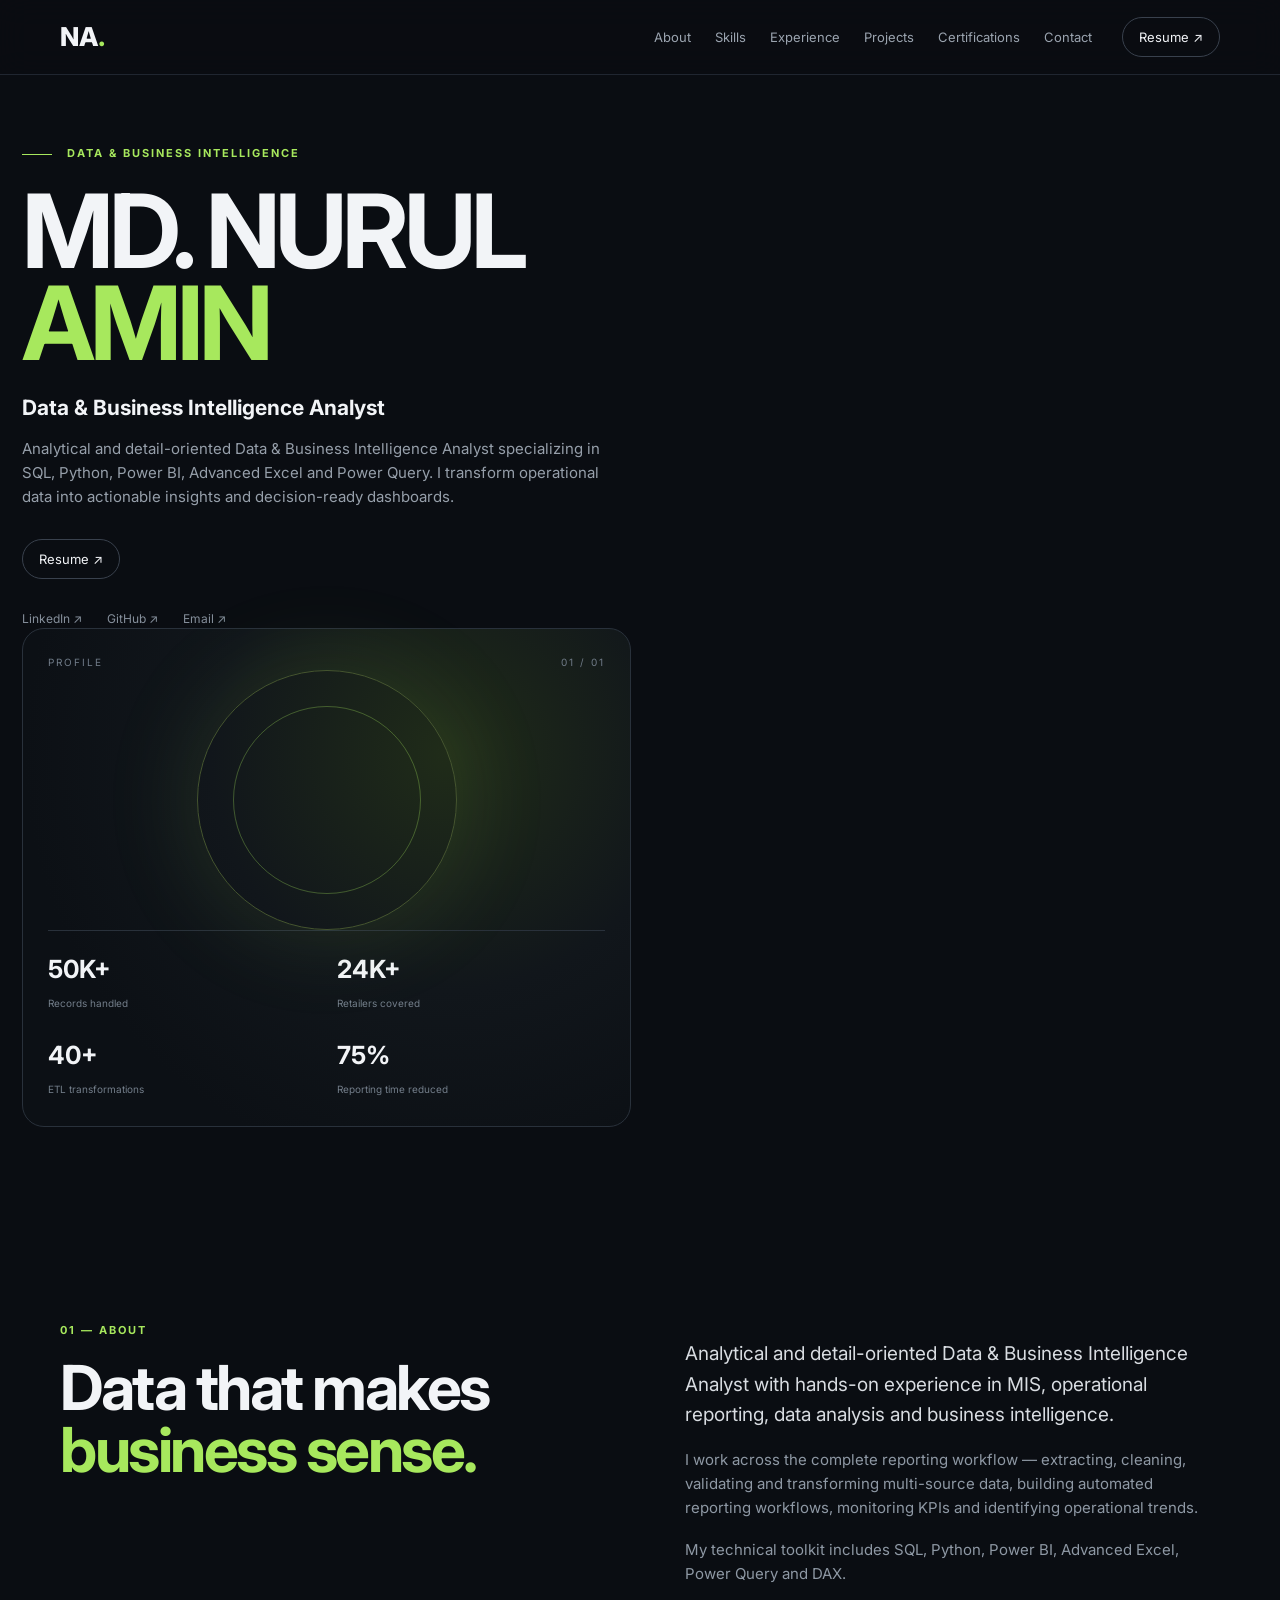
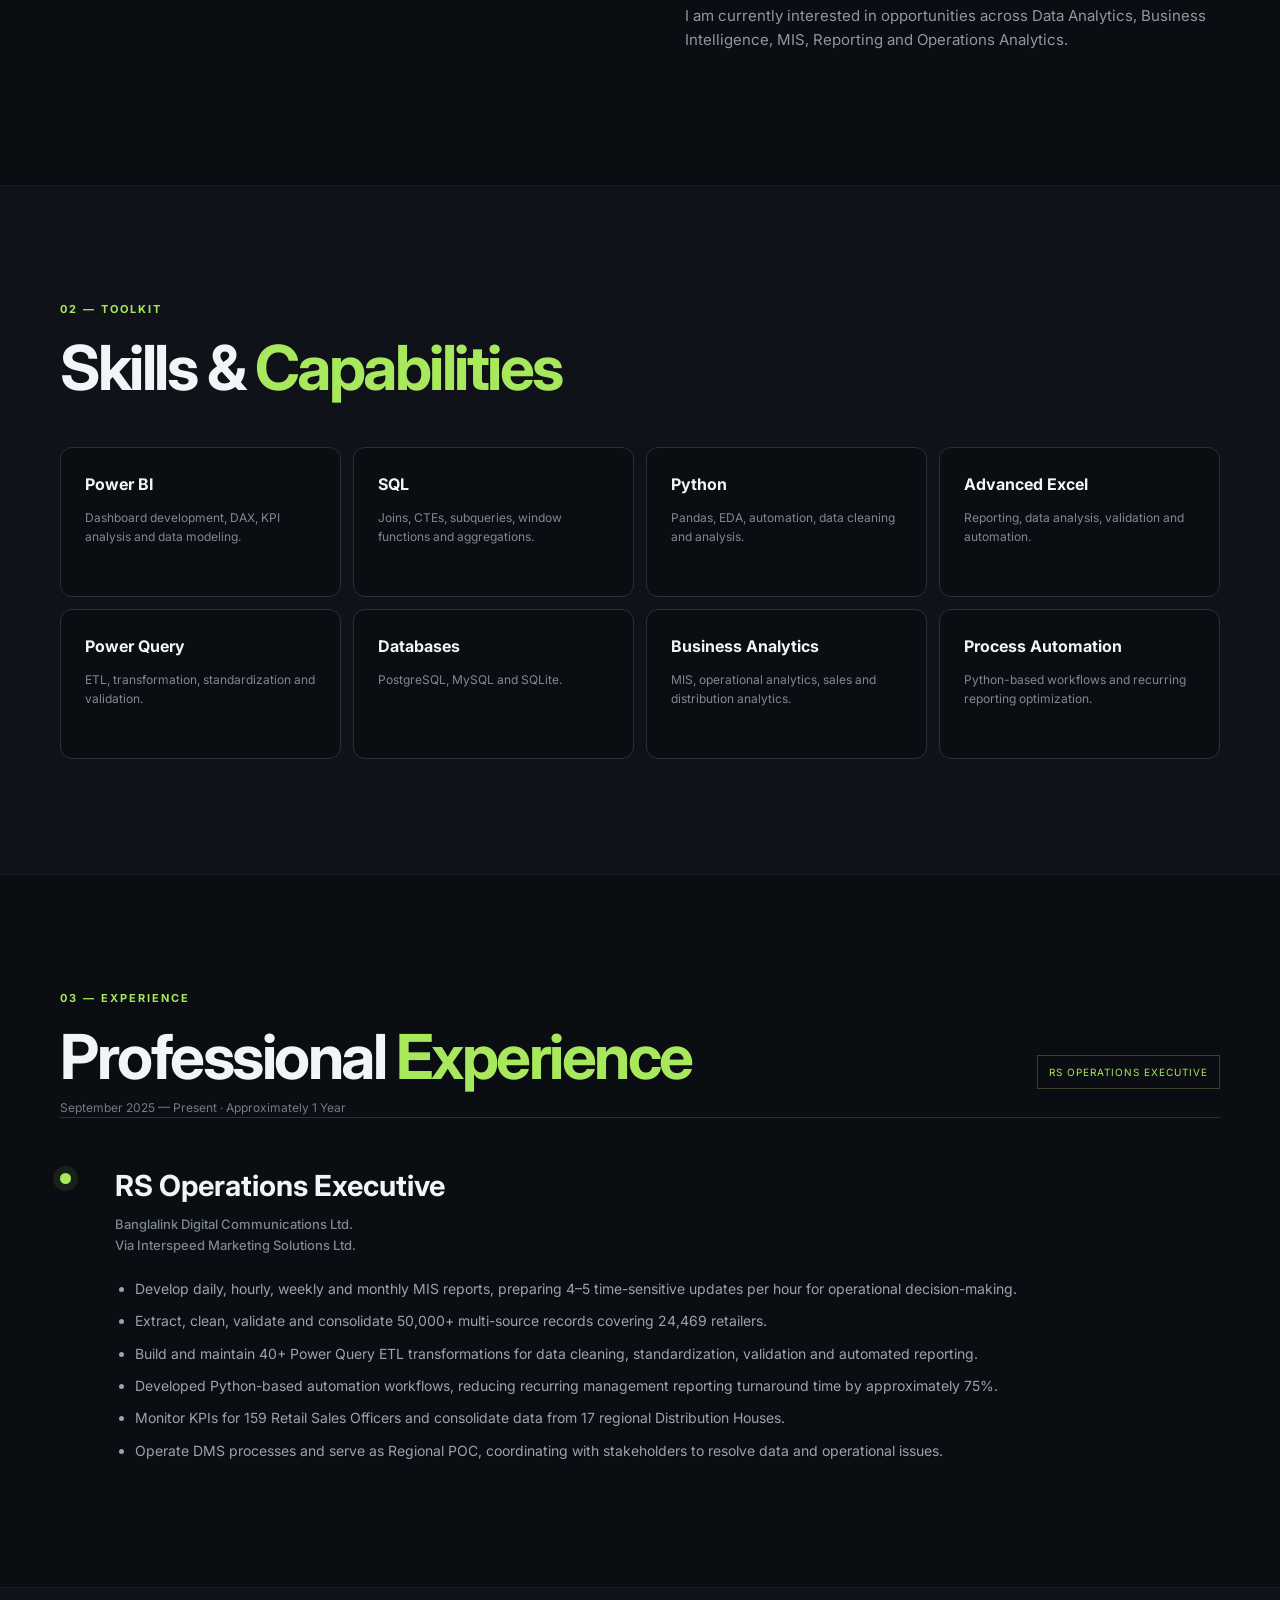
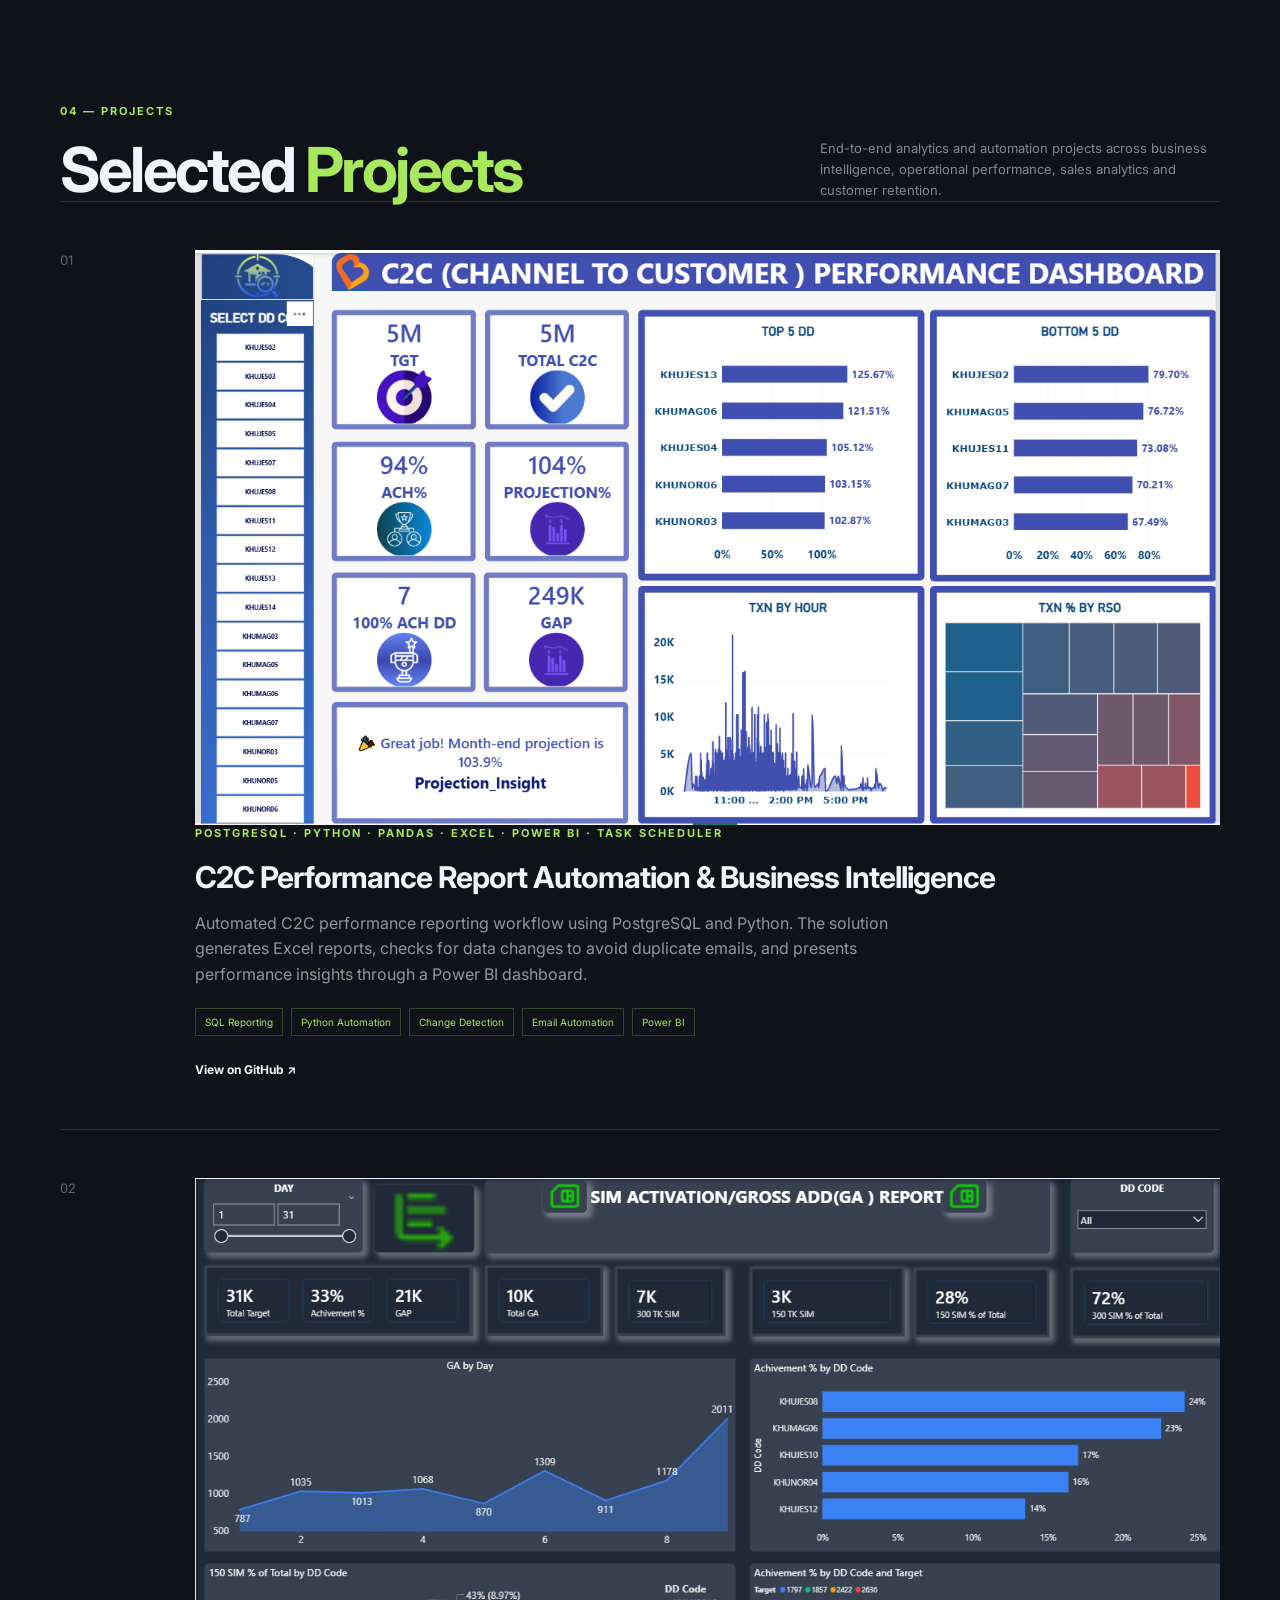
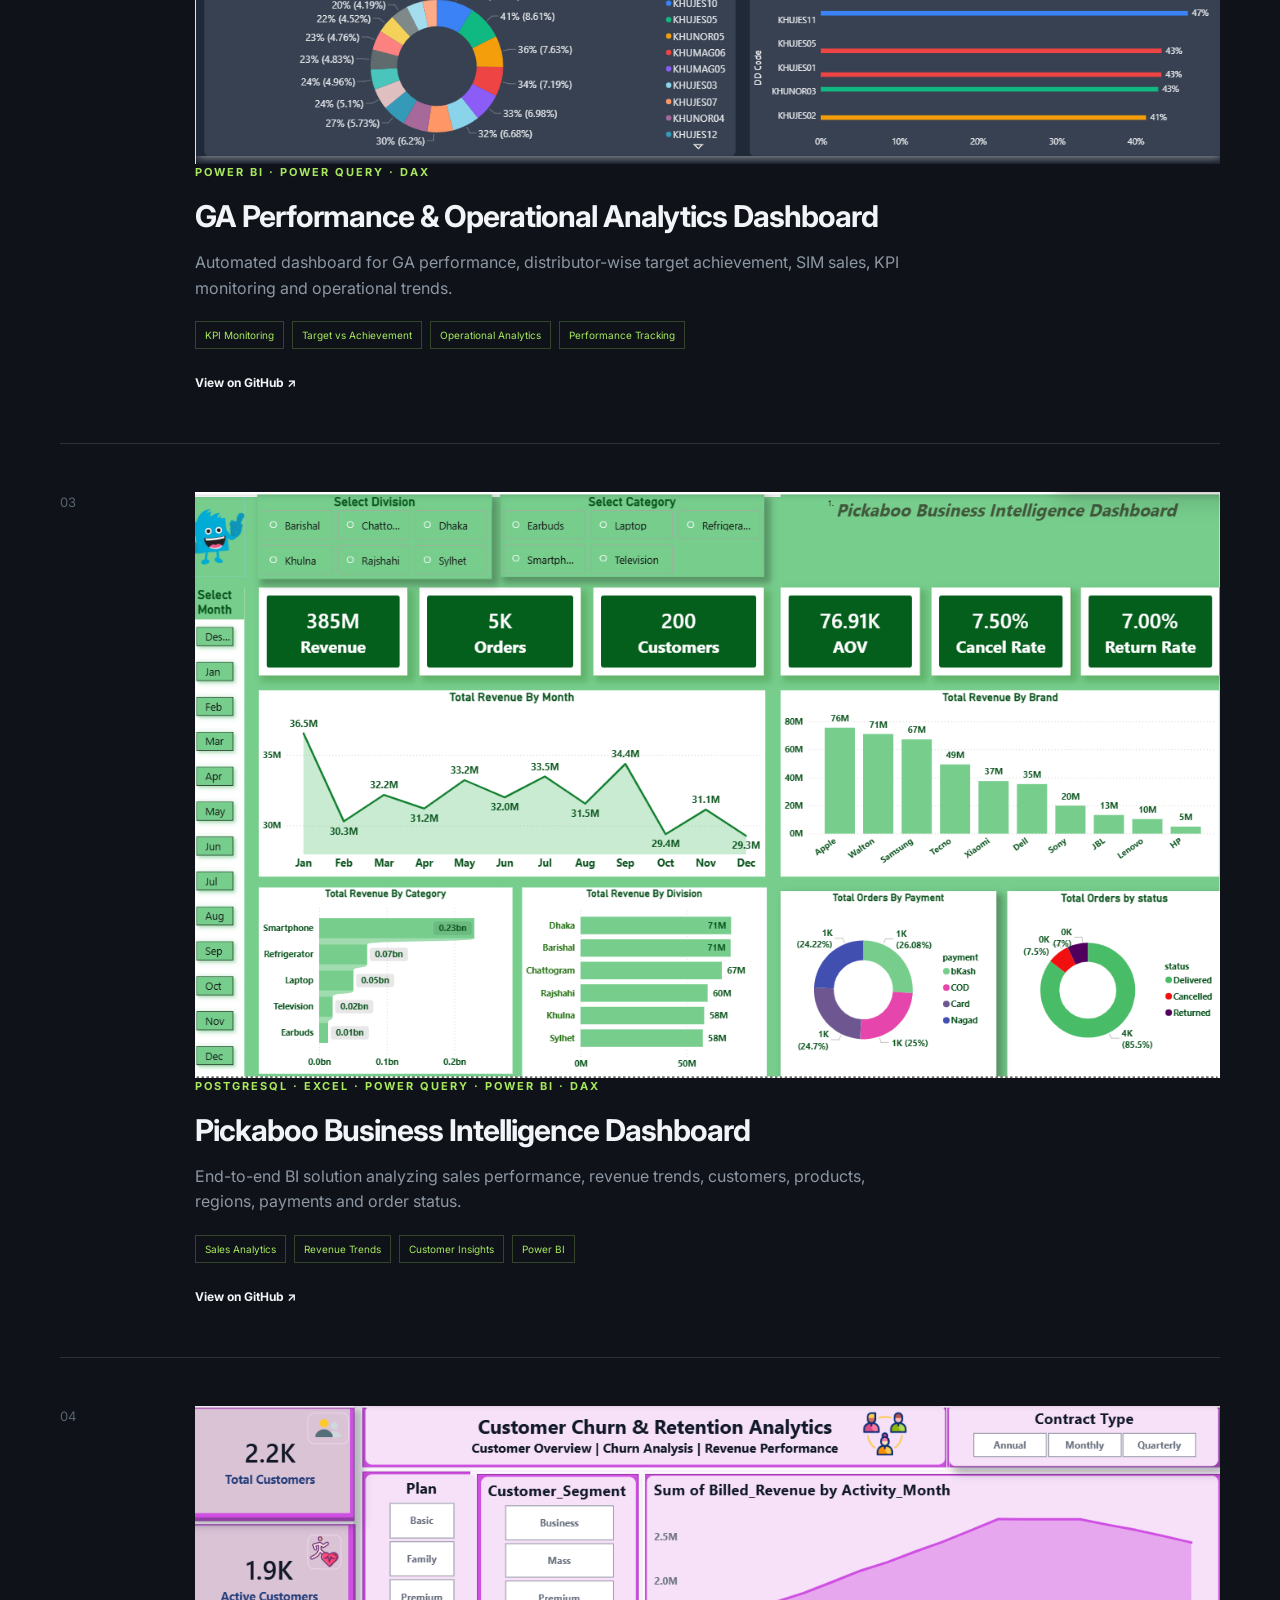
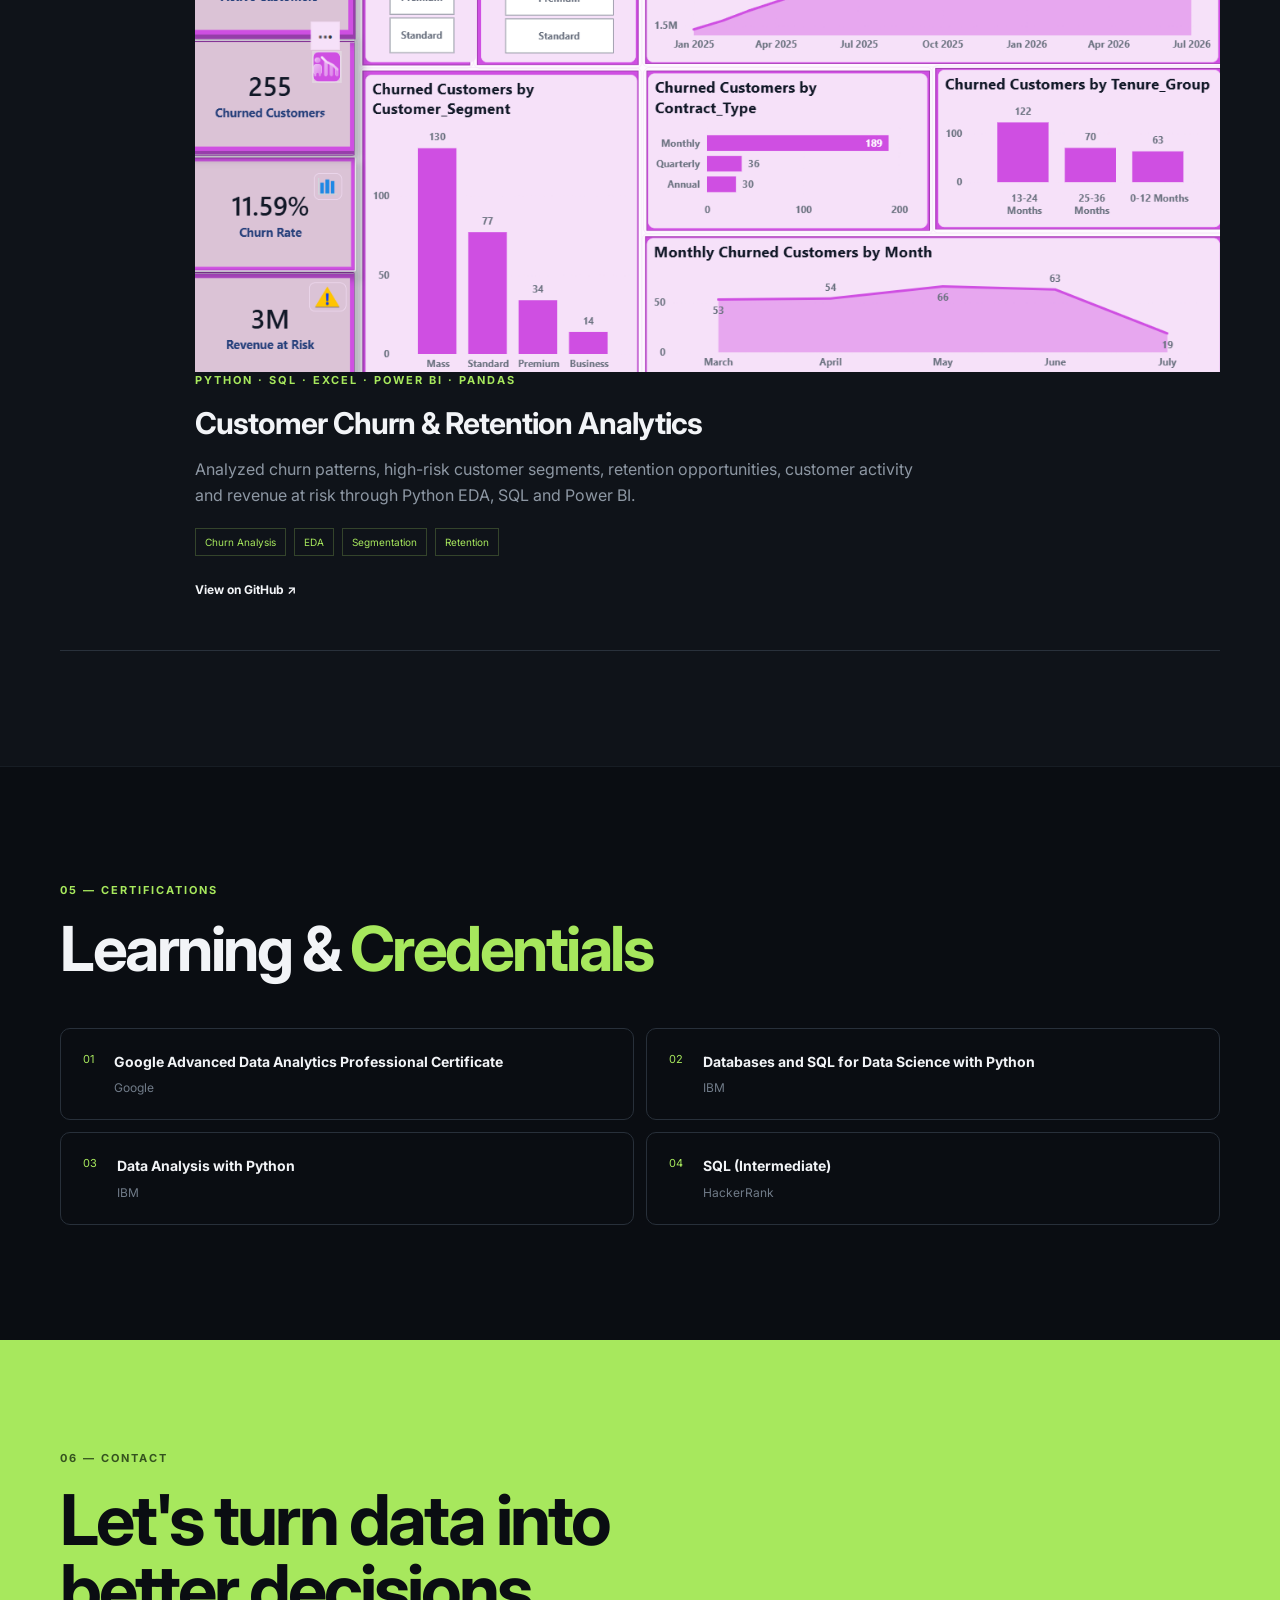
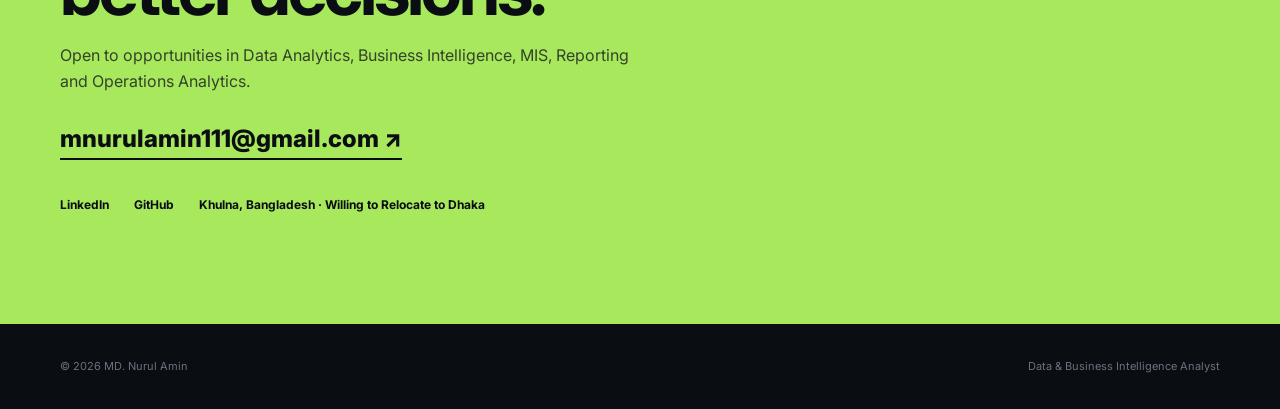
<file: index.html>
<!DOCTYPE html>
<html lang="en">
<head>
    <meta charset="UTF-8">
    <meta name="viewport" content="width=device-width, initial-scale=1.0">

    <title>MD. Nurul Amin | Data & Business Intelligence Analyst</title>

    <meta name="description"
        content="MD. Nurul Amin — Data & Business Intelligence Analyst skilled in Power BI, SQL, Python, Excel and Power Query.">

    <link rel="preconnect" href="https://fonts.googleapis.com">
    <link rel="preconnect" href="https://fonts.gstatic.com" crossorigin>

    <link href="https://fonts.googleapis.com/css2?family=Inter:wght@400;500;600;700;800&display=swap"
        rel="stylesheet">

    <link rel="stylesheet" href="style.css">
</head>

<body>

<!-- ================= NAVBAR ================= -->

<header class="navbar">
    <div class="container nav-container">

        <a href="#home" class="logo">
            NA<span>.</span>
        </a>

        <nav class="nav-links">
            <a href="#about">About</a>
            <a href="#skills">Skills</a>
            <a href="#experience">Experience</a>
            <a href="#projects">Projects</a>
            <a href="#certifications">Certifications</a>
            <a href="#contact">Contact</a>
        </nav>

        <a 
    href="MD_NURUL_AMIN_DATA_ANALYST.pdf" 
    download
    class="resume-btn" 
> 
    Resume ↗ 
</a>

    </div>
</header>


<!-- ================= HERO ================= -->

<section id="home" class="hero">

    <div class="container hero-grid">

        <div class="hero-content">

            <div class="eyebrow">
                <span></span>
                DATA & BUSINESS INTELLIGENCE
            </div>

            <h1>
                MD. NURUL
                <em>AMIN</em>
            </h1>

            <h2>
                Data & Business Intelligence Analyst
            </h2>

            <p class="hero-description">
                Analytical and detail-oriented Data & Business Intelligence Analyst
                specializing in SQL, Python, Power BI, Advanced Excel and Power Query.
                I transform operational data into actionable insights and
                decision-ready dashboards.
            </p>

            <div class="hero-buttons">

   <a 
    href="MD_NURUL_AMIN_DATA_ANALYST.pdf" 
    download
    class="resume-btn" 
> 
    Resume ↗ 
</a>

            </div>

            <div class="social-links">

                <a
                    href="https://www.linkedin.com/in/nurulamin111"
                    target="_blank"
                >
                    LinkedIn ↗
                </a>

                <a
                    href="https://github.com/mdsabuj-eng"
                    target="_blank"
                >
                    GitHub ↗
                </a>

                <a href="mailto:mnurulamin111@gmail.com">
                    Email ↗
                </a>

            </div>

        </div>


        <!-- RIGHT SIDE CARD -->

        <div class="hero-card">

            <div class="card-header">
                <span>PROFILE</span>
                <span>01 / 01</span>
            </div>

            <div class="data-orb"></div>

            <div class="metrics">

                <div class="metric">
                    <strong>50K+</strong>
                    <span>Records handled</span>
                </div>

                <div class="metric">
                    <strong>24K+</strong>
                    <span>Retailers covered</span>
                </div>

                <div class="metric">
                    <strong>40+</strong>
                    <span>ETL transformations</span>
                </div>

                <div class="metric">
                    <strong>75%</strong>
                    <span>Reporting time reduced</span>
                </div>

            </div>

        </div>

    </div>

</section>


<!-- ================= ABOUT ================= -->

<section id="about" class="section">

    <div class="container">

        <div class="section-label">
            01 — ABOUT
        </div>

        <div class="about-grid">

            <div>

                <h2>
                    Data that makes
                    <span>business sense.</span>
                </h2>

            </div>

            <div class="about-text">

                <p class="lead">
                    Analytical and detail-oriented Data & Business Intelligence
                    Analyst with hands-on experience in MIS, operational reporting,
                    data analysis and business intelligence.
                </p>

                <p>
                    I work across the complete reporting workflow — extracting,
                    cleaning, validating and transforming multi-source data,
                    building automated reporting workflows, monitoring KPIs
                    and identifying operational trends.
                </p>

                <p>
                    My technical toolkit includes SQL, Python, Power BI,
                    Advanced Excel, Power Query and DAX.
                </p>

                <p>
                    I am currently interested in opportunities across
                    Data Analytics, Business Intelligence, MIS, Reporting
                    and Operations Analytics.
                </p>

            </div>

        </div>

    </div>

</section>


<!-- ================= SKILLS ================= -->

<section id="skills" class="section dark-section">

    <div class="container">

        <div class="section-label">
            02 — TOOLKIT
        </div>

        <h2>
            Skills &
            <span>Capabilities</span>
        </h2>


        <div class="skills-grid">

            <div class="skill-card">
                <h3>Power BI</h3>
                <p>
                    Dashboard development, DAX,
                    KPI analysis and data modeling.
                </p>
            </div>

            <div class="skill-card">
                <h3>SQL</h3>
                <p>
                    Joins, CTEs, subqueries,
                    window functions and aggregations.
                </p>
            </div>

            <div class="skill-card">
                <h3>Python</h3>
                <p>
                    Pandas, EDA, automation,
                    data cleaning and analysis.
                </p>
            </div>

            <div class="skill-card">
                <h3>Advanced Excel</h3>
                <p>
                    Reporting, data analysis,
                    validation and automation.
                </p>
            </div>

            <div class="skill-card">
                <h3>Power Query</h3>
                <p>
                    ETL, transformation,
                    standardization and validation.
                </p>
            </div>

            <div class="skill-card">
                <h3>Databases</h3>
                <p>
                    PostgreSQL, MySQL and SQLite.
                </p>
            </div>

            <div class="skill-card">
                <h3>Business Analytics</h3>
                <p>
                    MIS, operational analytics,
                    sales and distribution analytics.
                </p>
            </div>

            <div class="skill-card">
                <h3>Process Automation</h3>
                <p>
                    Python-based workflows and
                    recurring reporting optimization.
                </p>
            </div>

        </div>

    </div>

</section>


<!-- ================= EXPERIENCE ================= -->

<section id="experience" class="section">

    <div class="container">

        <div class="section-label">
            03 — EXPERIENCE
        </div>

        <div class="experience-header">

            <div>

                <h2>
                    Professional
                    <span>Experience</span>
                </h2>

                <p class="muted">
                    September 2025 — Present · Approximately 1 Year
                </p>

            </div>

            <div class="role-tag">
                RS OPERATIONS EXECUTIVE
            </div>

        </div>


        <div class="experience">

            <div class="timeline-dot"></div>

            <div>

                <h3>
                    RS Operations Executive
                </h3>

                <h4>
                    Banglalink Digital Communications Ltd.
                    <br>
                    Via Interspeed Marketing Solutions Ltd.
                </h4>

                <ul>

                    <li>
                        Develop daily, hourly, weekly and monthly MIS reports,
                        preparing 4–5 time-sensitive updates per hour for
                        operational decision-making.
                    </li>

                    <li>
                        Extract, clean, validate and consolidate
                        50,000+ multi-source records covering
                        24,469 retailers.
                    </li>

                    <li>
                        Build and maintain 40+ Power Query ETL transformations
                        for data cleaning, standardization, validation
                        and automated reporting.
                    </li>

                    <li>
                        Developed Python-based automation workflows,
                        reducing recurring management reporting
                        turnaround time by approximately 75%.
                    </li>

                    <li>
                        Monitor KPIs for 159 Retail Sales Officers
                        and consolidate data from 17 regional
                        Distribution Houses.
                    </li>

                    <li>
                        Operate DMS processes and serve as Regional POC,
                        coordinating with stakeholders to resolve
                        data and operational issues.
                    </li>

                </ul>

            </div>

        </div>

    </div>

</section>


<!-- ================= PROJECTS ================= -->

<section id="projects" class="section dark-section">

    <div class="container">

        <div class="section-label">
            04 — PROJECTS
        </div>

        <div class="projects-header">

            <h2>
                Selected
                <span>Projects</span>
            </h2>

            <p>
                End-to-end analytics and automation projects across
                business intelligence, operational performance,
                sales analytics and customer retention.
            </p>

        </div>


        <!-- PROJECT 01 — C2C AUTOMATION -->

        <article class="project">

            <div class="project-number">
                01
            </div>

            <div>

                <img
                    src="assets/images/c2c-dashboard.png"
                    alt="C2C Performance Report Automation and Business Intelligence Dashboard"
                    class="project-image"
                >

                <div class="project-tools">
                    POSTGRESQL · PYTHON · PANDAS · EXCEL · POWER BI · TASK SCHEDULER
                </div>

                <h3>
                    C2C Performance Report Automation & Business Intelligence
                </h3>

                <p>
                    Automated C2C performance reporting workflow using PostgreSQL
                    and Python. The solution generates Excel reports, checks for
                    data changes to avoid duplicate emails, and presents performance
                    insights through a Power BI dashboard.
                </p>

                <div class="chips">
                    <span>SQL Reporting</span>
                    <span>Python Automation</span>
                    <span>Change Detection</span>
                    <span>Email Automation</span>
                    <span>Power BI</span>
                </div>

                <a
                    href="https://github.com/mdsabuj-eng/c2c-performance-report-automation"
                    target="_blank"
                    rel="noopener noreferrer"
                    class="project-link"
                >
                    View on GitHub ↗
                </a>

            </div>

        </article>


<article class="project">

            <div class="project-number">
                02
            </div>

            <div>

                <img
                    src="images/ga-dashboard.png"
                    alt="GA Performance and Operational Analytics Dashboard"
                    class="project-image"
                >

                <div class="project-tools">
                    POWER BI · POWER QUERY · DAX
                </div>

                <h3>
                    GA Performance & Operational Analytics Dashboard
                </h3>

                <p>
                    Automated dashboard for GA performance,
                    distributor-wise target achievement,
                    SIM sales, KPI monitoring and operational trends.
                </p>

                <div class="chips">
                    <span>KPI Monitoring</span>
                    <span>Target vs Achievement</span>
                    <span>Operational Analytics</span>
                    <span>Performance Tracking</span>
                </div>

                <a
                    href="https://github.com/mdsabuj-eng/powerbi-ga-performance-dashboard"
                    target="_blank"
                    rel="noopener noreferrer"
                    class="project-link"
                >
                    View on GitHub ↗
                </a>

            </div>

        </article>


<article class="project">

            <div class="project-number">
                03
            </div>

            <div>

                <img
                    src="images/pickaboo-dashboard.png"
                    alt="Pickaboo Business Intelligence Dashboard"
                    class="project-image"
                >

                <div class="project-tools">
                    POSTGRESQL · EXCEL · POWER QUERY · POWER BI · DAX
                </div>

                <h3>
                    Pickaboo Business Intelligence Dashboard
                </h3>

                <p>
                    End-to-end BI solution analyzing sales performance,
                    revenue trends, customers, products, regions,
                    payments and order status.
                </p>

                <div class="chips">
                    <span>Sales Analytics</span>
                    <span>Revenue Trends</span>
                    <span>Customer Insights</span>
                    <span>Power BI</span>
                </div>

                <a
                    href="https://github.com/mdsabuj-eng/Pickaboo-business-intelligence-dashboard"
                    target="_blank"
                    rel="noopener noreferrer"
                    class="project-link"
                >
                    View on GitHub ↗
                </a>

            </div>

        </article>


<article class="project">

            <div class="project-number">
                04
            </div>

            <div>

                <img
                    src="images/customer-churn-dashboard.png"
                    alt="Customer Churn and Retention Analytics Dashboard"
                    class="project-image"
                >

                <div class="project-tools">
                    PYTHON · SQL · EXCEL · POWER BI · PANDAS
                </div>

                <h3>
                    Customer Churn & Retention Analytics
                </h3>

                <p>
                    Analyzed churn patterns, high-risk customer segments,
                    retention opportunities, customer activity and
                    revenue at risk through Python EDA, SQL and Power BI.
                </p>

                <div class="chips">
                    <span>Churn Analysis</span>
                    <span>EDA</span>
                    <span>Segmentation</span>
                    <span>Retention</span>
                </div>

                <a
                    href="https://github.com/mdsabuj-eng/customer-churn-retention-analytics"
                    target="_blank"
                    rel="noopener noreferrer"
                    class="project-link"
                >
                    View on GitHub ↗
                </a>

            </div>

        </article>


    </div>

</section>

<!-- ================= CERTIFICATIONS ================= -->

<section id="certifications" class="section">

    <div class="container">

        <div class="section-label">
            05 — CERTIFICATIONS
        </div>

        <h2>
            Learning &
            <span>Credentials</span>
        </h2>

        <div class="cert-grid">

            <div class="cert-card">
                <span>01</span>
                <div>
                    <h3>
                        <a 
                            href="https://coursera.org/share/7425618217d7c2b7979821ec92136225"
                            target="_blank"
                        >
                            Google Advanced Data Analytics Professional Certificate
                        </a>
                    </h3>
                    <p>Google</p>
                </div>
            </div>

            <div class="cert-card">
                <span>02</span>
                <div>
                    <h3>
                        <a 
                            href="https://coursera.org/share/7338da13b63ae41607de331b81ad40c7"
                            target="_blank"
                        >
                            Databases and SQL for Data Science with Python
                        </a>
                    </h3>
                    <p>IBM</p>
                </div>
            </div>

            <div class="cert-card">
                <span>03</span>
                <div>
                    <h3>
                        <a 
                            href="https://coursera.org/share/28cddd5ea0fe11d15a710c71a01d8fd0"
                            target="_blank"
                        >
                            Data Analysis with Python
                        </a>
                    </h3>
                    <p>IBM</p>
                </div>
            </div>

            <div class="cert-card">
                <span>04</span>
                <div>
                    <h3>
                        <a 
                            href="https://www.hackerrank.com/certificates/e159f999da6f"
                            target="_blank"
                        >
                            SQL (Intermediate)
                        </a>
                    </h3>
                    <p>HackerRank</p>
                </div>
            </div>

        </div>

    </div>

</section>
<!-- ================= CONTACT ================= -->

<section id="contact" class="contact">

    <div class="container">

        <div class="section-label">
            06 — CONTACT
        </div>

        <h2>
            Let's turn data into
            <br>
            better decisions.
        </h2>

        <p>
            Open to opportunities in Data Analytics,
            Business Intelligence, MIS, Reporting
            and Operations Analytics.
        </p>

        <a
            href="mailto:mnurulamin111@gmail.com"
            class="email"
        >
            mnurulamin111@gmail.com ↗
        </a>

        <div class="contact-links">

            <a
                href="https://www.linkedin.com/in/nurulamin111"
                target="_blank"
            >
                LinkedIn
            </a>

            <a
                href="https://github.com/mdsabuj-eng"
                target="_blank"
            >
                GitHub
            </a>

            <span>
                Khulna, Bangladesh · Willing to Relocate to Dhaka
            </span>

        </div>

    </div>

</section>


<footer>

    <div class="container footer-content">

        <span>
            © 2026 MD. Nurul Amin
        </span>

        <span>
            Data & Business Intelligence Analyst
        </span>

    </div>

</footer>


<script src="script.js"></script>

</body>
</html>
</file>
<file: style.css>
* {
    margin: 0;
    padding: 0;
    box-sizing: border-box;
}

html {
    scroll-behavior: smooth;
}

body {
    font-family: "Inter", sans-serif;
    background: #0a0d12;
    color: #f2f4f7;
    line-height: 1.6;
}

a {
    color: inherit;
    text-decoration: none;
}

.container {
    width: min(1160px, calc(100% - 44px));
    margin: auto;
}

/* NAVBAR */

.navbar {
    position: sticky;
    top: 0;
    z-index: 1000;
    background: rgba(10, 13, 18, 0.9);
    backdrop-filter: blur(15px);
    border-bottom: 1px solid #202630;
}

.nav-container {
    height: 74px;
    display: flex;
    align-items: center;
    gap: 30px;
}

.logo {
    font-size: 26px;
    font-weight: 800;
    margin-right: auto;
}

.logo span,
.hero h1 em,
h2 span {
    color: #a7e85d;
    font-style: normal;
}

.nav-links {
    display: flex;
    gap: 24px;
    color: #9ba4af;
    font-size: 13px;
}

.nav-links a:hover {
    color: #a7e85d;
}

.resume-btn {
    border: 1px solid #39414d;
    padding: 9px 16px;
    border-radius: 30px;
    font-size: 13px;
}

.resume-btn:hover {
    border-color: #a7e85d;
    color: #a7e85d;
}


/* HERO */

.hero {
    min-height: calc(100vh - 74px);
    display: grid;
    grid-template-columns: 1.08fr 0.92fr;
    gap: 70px;
    align-items: center;
    padding-top: 70px;
    padding-bottom: 80px;
}

.eyebrow,
.section-label,
.project-tools {
    color: #a7e85d;
    font-size: 11px;
    font-weight: 700;
    letter-spacing: 2px;
}

.eyebrow span {
    width: 30px;
    height: 1px;
    display: inline-block;
    background: #a7e85d;
    margin-right: 10px;
    vertical-align: middle;
}

.hero h1 {
    font-size: clamp(60px, 8vw, 105px);
    line-height: 0.9;
    letter-spacing: -5px;
    margin: 22px 0;
}

.hero h2 {
    font-size: 21px;
    margin-bottom: 12px;
}

.hero-description {
    max-width: 620px;
    color: #969faa;
    font-size: 15px;
}

.hero-buttons {
    display: flex;
    gap: 12px;
    margin: 30px 0;
}

.btn {
    padding: 13px 19px;
    border-radius: 8px;
    font-size: 13px;
    font-weight: 700;
}

.primary-btn {
    background: #a7e85d;
    color: #0a0d12;
}

.secondary-btn {
    border: 1px solid #3b444f;
}

.secondary-btn:hover {
    border-color: #a7e85d;
}

.social-links {
    display: flex;
    gap: 25px;
    color: #858f9b;
    font-size: 12px;
}

.social-links a:hover {
    color: #a7e85d;
}


/* HERO CARD */

.hero-card {
    min-height: 490px;
    border: 1px solid #29313b;
    border-radius: 22px;
    padding: 25px;
    display: flex;
    flex-direction: column;
    justify-content: space-between;
    background:
        radial-gradient(
            circle at 70% 25%,
            #202c19,
            #11161b 42%,
            #0c1015 75%
        );
}

.card-header {
    display: flex;
    justify-content: space-between;
    color: #707b88;
    font-size: 10px;
    letter-spacing: 2px;
}

.data-orb {
    width: 260px;
    height: 260px;
    border-radius: 50%;
    border: 1px solid #45552f;
    box-shadow: 0 0 100px #a7e85d20;
    align-self: center;
    position: relative;
}

.data-orb::after {
    content: "";
    position: absolute;
    inset: 35px;
    border-radius: 50%;
    border: 1px solid #a7e85d50;
}

.metrics {
    display: grid;
    grid-template-columns: 1fr 1fr;
    gap: 20px;
    border-top: 1px solid #29313b;
    padding-top: 18px;
}

.metric strong {
    display: block;
    font-size: 25px;
}

.metric span {
    color: #737e8a;
    font-size: 10px;
}


/* GENERAL SECTION */

.section {
    padding: 115px 0;
}

.dark-section {
    background: #0f1319;
    border-top: 1px solid #171d24;
    border-bottom: 1px solid #171d24;
}

.section h2 {
    font-size: clamp(38px, 5vw, 62px);
    line-height: 1;
    letter-spacing: -2.5px;
    margin: 18px 0 48px;
}


/* ABOUT */

.about-grid {
    display: grid;
    grid-template-columns: 1fr 1fr;
    gap: 90px;
}

.about-text {
    color: #8e98a4;
    font-size: 15px;
}

.about-text p {
    margin-bottom: 18px;
}

.about-text .lead {
    color: #d8dce1;
    font-size: 19px;
}


/* SKILLS */

.skills-grid {
    display: grid;
    grid-template-columns: repeat(4, 1fr);
    gap: 12px;
}

.skill-card {
    border: 1px solid #28303a;
    border-radius: 12px;
    padding: 24px;
    min-height: 150px;
    background: #0a0d12;
}

.skill-card h3 {
    font-size: 16px;
}

.skill-card p {
    color: #7f8995;
    font-size: 12px;
    margin-top: 10px;
}


/* EXPERIENCE */

.experience-header {
    display: flex;
    justify-content: space-between;
    align-items: end;
    border-bottom: 1px solid #29313b;
}

.experience-header h2 {
    margin-bottom: 10px;
}

.muted {
    color: #727d89;
    font-size: 12px;
}

.role-tag {
    color: #a7e85d;
    border: 1px solid #35452a;
    padding: 8px 11px;
    font-size: 10px;
    letter-spacing: 1px;
    margin-bottom: 28px;
}

.experience {
    display: grid;
    grid-template-columns: 30px 1fr;
    gap: 25px;
    padding-top: 45px;
}

.timeline-dot {
    width: 11px;
    height: 11px;
    border-radius: 50%;
    background: #a7e85d;
    margin-top: 10px;
    box-shadow: 0 0 0 7px #a7e85d18;
}

.experience h3 {
    font-size: 29px;
}

.experience h4 {
    color: #7c8793;
    font-size: 13px;
    font-weight: 500;
    margin: 5px 0 22px;
}

.experience ul {
    color: #9aa3ae;
    padding-left: 20px;
}

.experience li {
    font-size: 14px;
    margin: 10px 0;
}


/* PROJECTS */

.projects-header {
    display: flex;
    justify-content: space-between;
    align-items: end;
    gap: 40px;
}

.projects-header h2 {
    margin-bottom: 0;
}

.projects-header p {
    max-width: 400px;
    color: #7f8995;
    font-size: 13px;
}

.project {
    display: grid;
    grid-template-columns: 100px 1fr;
    gap: 35px;
    padding: 48px 0;
    border-top: 1px solid #29313b;
}

.project:last-child {
    border-bottom: 1px solid #29313b;
}

.project-number {
    color: #59636f;
    font-size: 13px;
}

.project h3 {
    font-size: 30px;
    letter-spacing: -1px;
    margin: 10px 0;
}

.project p {
    max-width: 720px;
    color: #8d97a3;
}

.chips {
    display: flex;
    flex-wrap: wrap;
    gap: 8px;
    margin: 20px 0;
}

.chips span {
    border: 1px solid #34442b;
    color: #a7e85d;
    padding: 5px 9px;
    font-size: 10px;
}

.project-link {
    font-size: 12px;
    font-weight: 700;
}

.project-link:hover {
    color: #a7e85d;
}


/* CERTIFICATIONS */

.cert-grid {
    display: grid;
    grid-template-columns: 1fr 1fr;
    gap: 12px;
}

.cert-card {
    display: flex;
    gap: 20px;
    border: 1px solid #28303a;
    border-radius: 10px;
    padding: 22px;
}

.cert-card > span {
    color: #a7e85d;
    font-size: 11px;
}

.cert-card h3 {
    font-size: 14px;
}

.cert-card p {
    color: #707b88;
    font-size: 12px;
    margin-top: 5px;
}


/* CONTACT */

.contact {
    background: #a7e85d;
    color: #0a0d12;
    padding: 110px 0;
}

.contact .section-label {
    color: #35521f;
}

.contact h2 {
    font-size: clamp(42px, 6vw, 70px);
    line-height: 1;
    letter-spacing: -3px;
    margin: 18px 0;
}

.contact h2 span {
    color: #0a0d12;
}

.contact p {
    max-width: 600px;
    color: #344329;
}

.email {
    display: inline-block;
    font-size: 24px;
    font-weight: 800;
    margin: 25px 0 35px;
    border-bottom: 2px solid #0a0d12;
}

.contact-links {
    display: flex;
    gap: 25px;
    flex-wrap: wrap;
    font-size: 12px;
    font-weight: 700;
}


/* FOOTER */

footer {
    background: #0a0d12;
}

.footer-content {
    min-height: 85px;
    display: flex;
    justify-content: space-between;
    align-items: center;
    color: #69737f;
    font-size: 11px;
}


/* RESPONSIVE */

@media (max-width: 900px) {

    .nav-links {
        display: none;
    }

    .hero {
        grid-template-columns: 1fr;
    }

    .about-grid {
        grid-template-columns: 1fr;
        gap: 20px;
    }

    .skills-grid {
        grid-template-columns: 1fr 1fr;
    }

    .projects-header {
        display: block;
    }

    .cert-grid {
        grid-template-columns: 1fr;
    }

}

@media (max-width: 600px) {

    .container {
        width: calc(100% - 28px);
    }

    .hero {
        padding-top: 50px;
    }

    .hero h1 {
        font-size: 62px;
        letter-spacing: -4px;
    }

    .hero-card {
        min-height: 400px;
    }

    .data-orb {
        width: 210px;
        height: 210px;
    }

    .skills-grid {
        grid-template-columns: 1fr;
    }

    .project {
        grid-template-columns: 1fr;
        gap: 10px;
    }

    .project h3 {
        font-size: 25px;
    }

    .hero-buttons {
        flex-wrap: wrap;
    }

    .section {
        padding: 80px 0;
    }

    .footer-content {
        flex-direction: column;
        align-items: flex-start;
        gap: 10px;
        padding: 25px 0;
    }

}


.project-image-wrap {
    width: 100%;
    margin: 24px 0;
    overflow: hidden;
    border-radius: 12px;
    border: 1px solid rgba(255, 255, 255, 0.12);
}

.project-image {
    display: block;
    width: 100%;
    height: auto;
    object-fit: contain;
    transition: transform 0.3s ease;
}

.project-image:hover {
    transform: scale(1.02);
}
</file>
